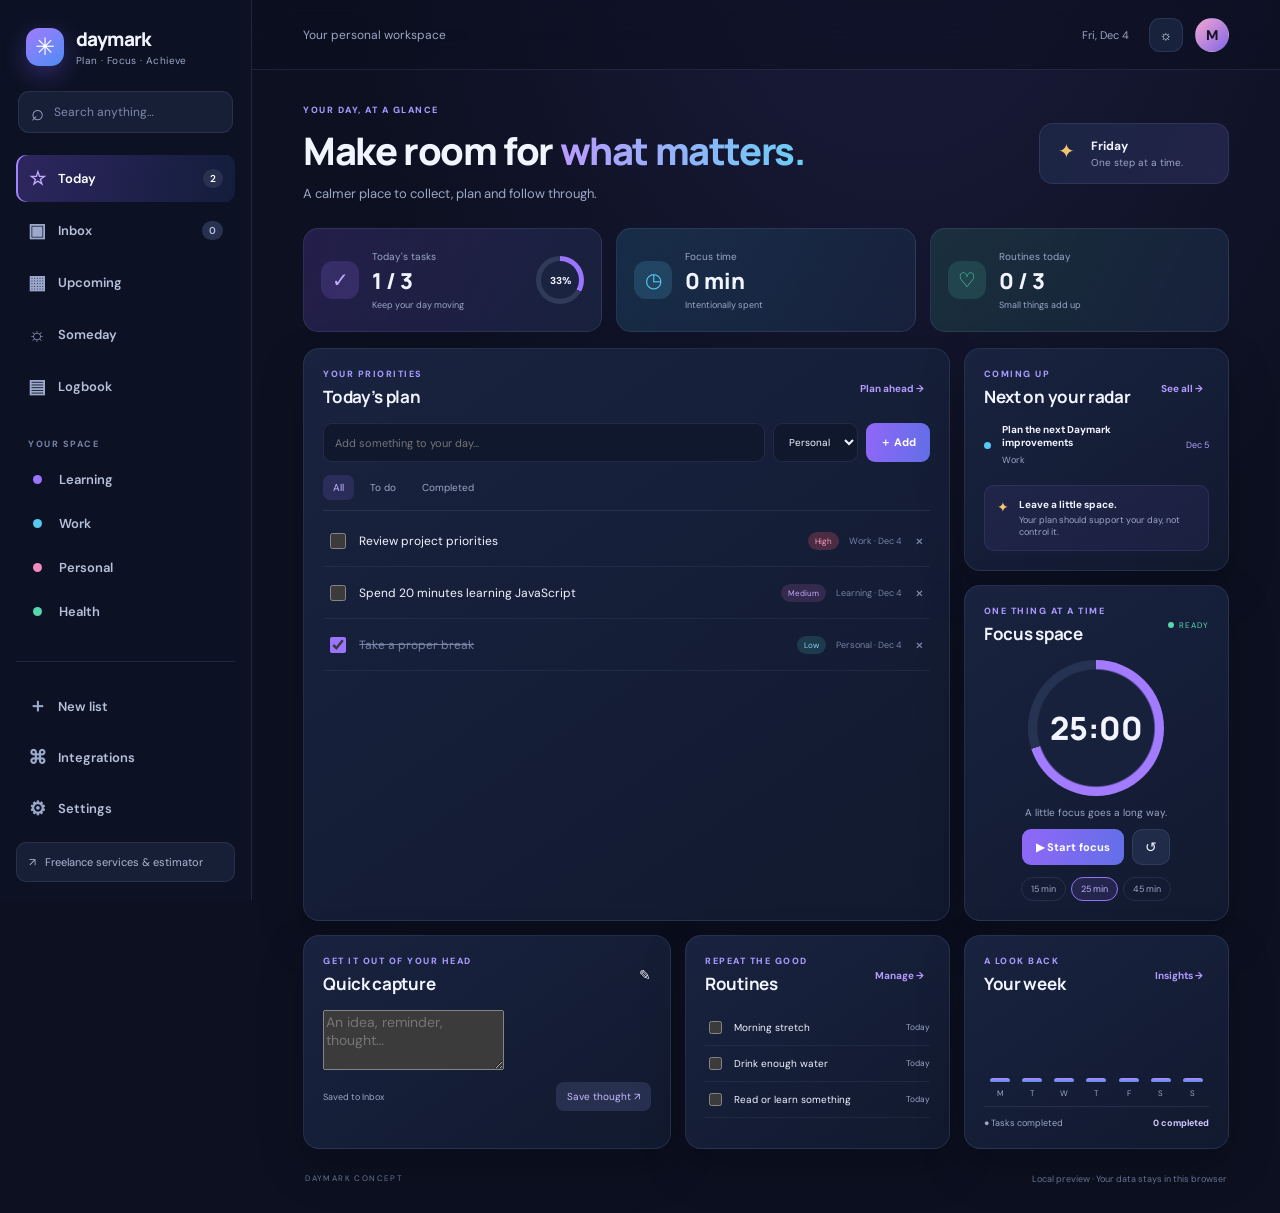
<file: index.html>
<!doctype html>
<html lang="en">
<head>
<meta charset="utf-8"><meta name="viewport" content="width=device-width,initial-scale=1">
<meta name="theme-color" content="#10152b">
<meta name="description" content="Daymark — a personal workspace for your day, plans, focus, notes and routines.">
<title>Daymark — Personal Workspace</title>
<link rel="stylesheet" href="daymark.css"><script src="daymark.js" defer></script>
</head>
<body>
<div class="app-shell">
<aside class="sidebar" id="sidebar">
  <div class="sidebar-top"><a class="brand" href="#today" aria-label="Daymark home"><span class="brand-mark">✳</span><span><b>daymark</b><small>Plan · Focus · Achieve</small></span></a>
  <button class="sidebar-close" id="sidebarClose" type="button" aria-label="Close navigation">×</button></div>
  <label class="search-wrap"><span>⌕</span><input id="globalSearch" type="search" placeholder="Search anything…" aria-label="Search tasks and notes"></label>
  <nav class="primary-nav" aria-label="Main navigation">
    <button class="nav-item active" data-view="today"><span>☆</span>Today <i id="todayCount">0</i></button>
    <button class="nav-item" data-view="inbox"><span>▣</span>Inbox <i id="inboxCount">0</i></button>
    <button class="nav-item" data-view="upcoming"><span>▦</span>Upcoming</button>
    <button class="nav-item" data-view="someday"><span>☼</span>Someday</button>
    <button class="nav-item" data-view="logbook"><span>▤</span>Logbook</button>
  </nav>
  <div class="sidebar-label">YOUR SPACE</div>
  <nav class="list-nav" id="listNav" aria-label="Your lists">
    <button class="nav-item" data-list="Learning"><span class="list-dot purple"></span>Learning</button>
    <button class="nav-item" data-list="Work"><span class="list-dot blue"></span>Work</button>
    <button class="nav-item" data-list="Personal"><span class="list-dot pink"></span>Personal</button>
    <button class="nav-item" data-list="Health"><span class="list-dot green"></span>Health &amp; Fitness</button>
  </nav>
  <div class="sidebar-bottom">
    <button class="nav-item" id="newListBtn"><span>＋</span>New list</button>
    <button class="nav-item" data-view="integrations"><span>⌘</span>Integrations</button>
    <button class="nav-item" data-view="settings"><span>⚙</span>Settings</button>
    <a class="service-link" href="project-estimator.html"><span>↗</span> Freelance services &amp; estimator</a>
  </div>
</aside>
<button class="sidebar-backdrop" id="sidebarBackdrop" type="button" aria-label="Close navigation" hidden></button>
<main class="main-panel">
  <header class="topbar"><button class="mobile-menu" id="menuBtn" aria-label="Open navigation" aria-expanded="false" aria-controls="sidebar">☰</button><div class="crumb">Your personal workspace</div><div class="top-actions"><span class="date-pill" id="dateLabel"></span><button class="icon-btn" id="themeBtn" aria-label="Toggle theme">☼</button><button class="avatar" aria-label="Profile">M</button></div></header>
  <div class="content" id="viewRoot">
    <section class="welcome-row"><div><p class="eyebrow">MONDAY MINDSET</p><h1>Make room for <em>what matters.</em></h1><p class="subtle">A calmer place to collect, plan and follow through.</p></div><div class="day-card"><span>✦</span><b id="greeting">Your day, your pace.</b><small id="daySummary">Start with one meaningful thing.</small></div></section>
    <section class="metric-grid">
      <article class="metric-card violet"><span class="metric-icon">✓</span><div><small>Today's tasks</small><strong id="metricTasks">0 / 0</strong><span class="metric-foot" id="metricTasksFoot">A fresh start</span></div><div class="mini-ring" id="taskRing"><span>0%</span></div></article>
      <article class="metric-card cyan"><span class="metric-icon">◷</span><div><small>Focus time</small><strong id="metricFocus">0 min</strong><span class="metric-foot">Time intentionally spent</span></div></article>
      <article class="metric-card green"><span class="metric-icon">♡</span><div><small>Routines today</small><strong id="metricHabits">0 / 0</strong><span class="metric-foot">Small things add up</span></div></article>
    </section>
    <section class="dashboard-grid">
      <article class="panel tasks-panel"><div class="panel-head"><div><p class="eyebrow">YOUR PRIORITIES</p><h2>Today's plan</h2></div><button class="text-action" data-view="upcoming">Plan ahead →</button></div>
        <form class="quick-add" id="taskForm"><input id="taskInput" maxlength="120" placeholder="Add something to your day…" required><select id="taskListSelect" aria-label="Task list"><option>Personal</option><option>Work</option><option>Learning</option><option>Health</option></select><button type="submit">＋ Add</button></form>
        <div class="task-filters"><button class="filter active" data-filter="all">All</button><button class="filter" data-filter="open">To do</button><button class="filter" data-filter="done">Completed</button></div>
        <div id="taskList" class="task-list"></div><div class="empty-state" id="taskEmpty">✧<b>Your list is clear</b><span>Add a task or enjoy the breathing room.</span></div>
      </article>
      <article class="panel schedule-panel"><div class="panel-head"><div><p class="eyebrow">COMING UP</p><h2>Next on your radar</h2></div><button class="text-action" data-view="upcoming">See all →</button></div><div id="upcomingPreview" class="upcoming-preview"></div><div class="soft-note"><span>✦</span><div><b>Leave a little space.</b><small>Your plan should support your day, not control it.</small></div></div></article>
      <article class="panel focus-panel"><div class="panel-head"><div><p class="eyebrow">ONE THING AT A TIME</p><h2>Focus space</h2></div><span class="live-dot">READY</span></div><div class="timer" id="timerDisplay">25:00</div><p class="timer-caption" id="timerCaption">A little focus goes a long way.</p><div class="timer-controls"><button id="timerStart" class="primary-btn">▶ Start focus</button><button id="timerReset" class="round-btn" aria-label="Reset timer">↺</button></div><div class="timer-presets"><button data-minutes="15">15 min</button><button class="selected" data-minutes="25">25 min</button><button data-minutes="45">45 min</button></div></article>
      <article class="panel capture-panel"><div class="panel-head"><div><p class="eyebrow">GET IT OUT OF YOUR HEAD</p><h2>Quick capture</h2></div><span class="capture-icon">✎</span></div><form id="captureForm"><textarea id="captureText" rows="3" maxlength="1000" placeholder="An idea, reminder, thought…"></textarea><div class="capture-actions"><span>Saved to your Inbox</span><button type="submit">Save thought ↗</button></div></form></article>
      <article class="panel routines-panel"><div class="panel-head"><div><p class="eyebrow">REPEAT THE GOOD</p><h2>Routines</h2></div><button class="text-action" data-view="habits">Manage →</button></div><div id="routinePreview"></div></article>
      <article class="panel progress-panel"><div class="panel-head"><div><p class="eyebrow">A LOOK BACK</p><h2>Your week</h2></div><button class="text-action" data-view="insights">Insights →</button></div><div class="week-bars" id="weekBars"></div><div class="progress-legend"><span><i></i>Tasks completed</span><b id="weekTotal">0 this week</b></div></article>
      <article class="panel estimator-panel"><div><p class="eyebrow">FREELANCE TOOL</p><h2>Planning a website project?</h2><p class="subtle">Estimate a project using its scope, complexity and add-ons.</p></div><a class="estimator-link" href="project-estimator.html">Open price estimator</a></article>
    </section>
    <footer class="app-footer">DAYMARK WORKSPACE <span>Local workspace · Your data stays in this browser · <a href="updates.html">Updates</a> · <a href="dev.html">Dev</a></span></footer>
  </div>
</main>
</div>
<div class="toast" id="toast" role="status" aria-live="polite"></div>
<dialog id="modal"><form method="dialog" class="modal-card" id="modalForm"><button class="modal-close" value="cancel" aria-label="Close">×</button><div id="modalContent"></div></form></dialog>
</body></html>
</file>
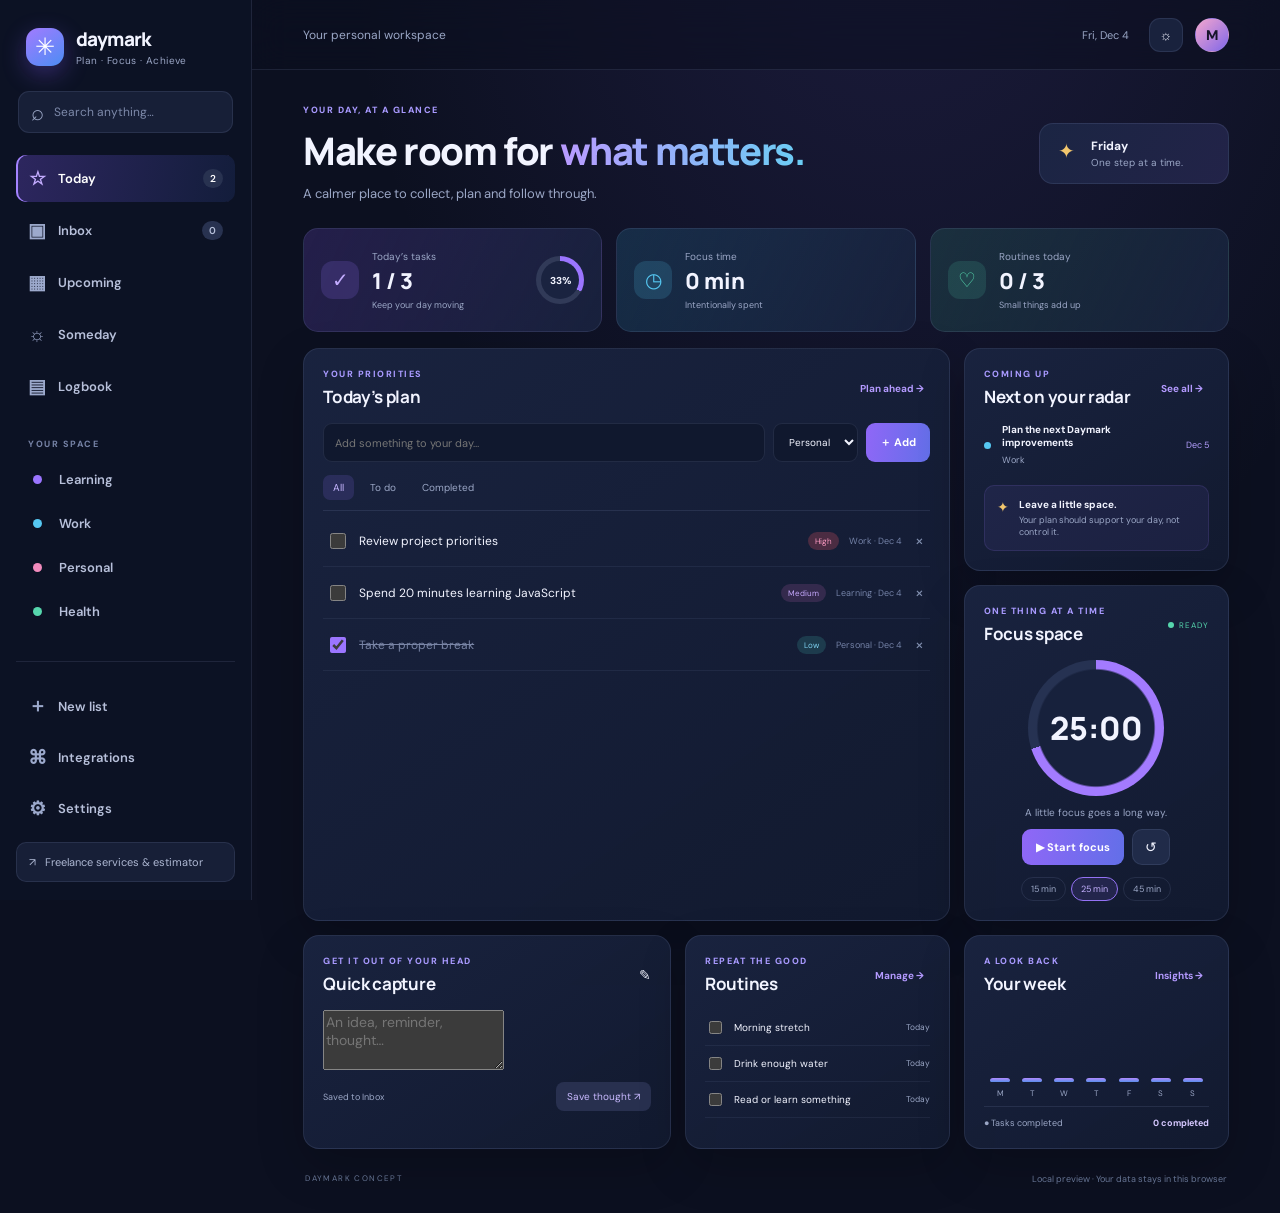
<file: concept/index.html>
<!doctype html>
<html lang="en">
<head>
<meta charset="utf-8"><meta name="viewport" content="width=device-width,initial-scale=1">
<meta name="theme-color" content="#10152b">
<meta name="description" content="Daymark — a personal workspace for your day, plans, focus, notes and routines.">
<title>Daymark — Personal Workspace Concept</title>
<link rel="stylesheet" href="daymark.css"><script src="daymark.js" defer></script>
</head>
<body>
<div class="app-shell">
<aside class="sidebar" id="sidebar">
  <div class="sidebar-top"><a class="brand" href="#today" aria-label="Daymark home"><span class="brand-mark">✳</span><span><b>daymark</b><small>Plan · Focus · Achieve</small></span></a><button class="sidebar-close" id="sidebarClose" type="button" aria-label="Close navigation">×</button></div>
  <label class="search-wrap"><span>⌕</span><input id="globalSearch" type="search" placeholder="Search anything…" aria-label="Search tasks and notes"></label>
  <nav class="primary-nav" aria-label="Main navigation">
    <button class="nav-item active" data-view="today"><span>☆</span>Today <i id="todayCount">0</i></button>
    <button class="nav-item" data-view="inbox"><span>▣</span>Inbox <i id="inboxCount">0</i></button>
    <button class="nav-item" data-view="upcoming"><span>▦</span>Upcoming</button>
    <button class="nav-item" data-view="someday"><span>☼</span>Someday</button>
    <button class="nav-item" data-view="logbook"><span>▤</span>Logbook</button>
  </nav>
  <div class="sidebar-label">YOUR SPACE</div>
  <nav class="list-nav" id="listNav" aria-label="Your lists">
    <button class="nav-item" data-list="Learning"><span class="list-dot purple"></span>Learning</button>
    <button class="nav-item" data-list="Work"><span class="list-dot blue"></span>Work</button>
    <button class="nav-item" data-list="Personal"><span class="list-dot pink"></span>Personal</button>
    <button class="nav-item" data-list="Health"><span class="list-dot green"></span>Health &amp; Fitness</button>
  </nav>
  <div class="sidebar-bottom">
    <button class="nav-item" id="newListBtn"><span>＋</span>New list</button>
    <button class="nav-item" data-view="integrations"><span>⌘</span>Integrations</button>
    <button class="nav-item" data-view="settings"><span>⚙</span>Settings</button>
    <a class="service-link" href="../project-estimator.html"><span>↗</span> Freelance services &amp; estimator</a>
  </div>
</aside>
 <button class="sidebar-backdrop" id="sidebarBackdrop" type="button" aria-label="Close navigation" hidden></button>
<main class="main-panel">
  <header class="topbar"><button class="mobile-menu" id="menuBtn" aria-label="Open navigation" aria-expanded="false" aria-controls="sidebar">☰</button><div class="crumb">Your personal workspace</div><div class="top-actions"><span class="date-pill" id="dateLabel"></span><button class="icon-btn" id="themeBtn" aria-label="Toggle theme">☼</button><button class="avatar" aria-label="Profile">M</button></div></header>
  <div class="content" id="viewRoot">
    <section class="welcome-row"><div><p class="eyebrow">MONDAY MINDSET</p><h1>Make room for <em>what matters.</em></h1><p class="subtle">A calmer place to collect, plan and follow through.</p></div><div class="day-card"><span>✦</span><b id="greeting">Your day, your pace.</b><small id="daySummary">Start with one meaningful thing.</small></div></section>
    <section class="metric-grid">
      <article class="metric-card violet"><span class="metric-icon">✓</span><div><small>Today's tasks</small><strong id="metricTasks">0 / 0</strong><span class="metric-foot" id="metricTasksFoot">A fresh start</span></div><div class="mini-ring" id="taskRing"><span>0%</span></div></article>
      <article class="metric-card cyan"><span class="metric-icon">◷</span><div><small>Focus time</small><strong id="metricFocus">0 min</strong><span class="metric-foot">Time intentionally spent</span></div></article>
      <article class="metric-card green"><span class="metric-icon">♡</span><div><small>Routines today</small><strong id="metricHabits">0 / 0</strong><span class="metric-foot">Small things add up</span></div></article>
    </section>
    <section class="dashboard-grid">
      <article class="panel tasks-panel"><div class="panel-head"><div><p class="eyebrow">YOUR PRIORITIES</p><h2>Today's plan</h2></div><button class="text-action" data-view="upcoming">Plan ahead →</button></div>
        <form class="quick-add" id="taskForm"><input id="taskInput" maxlength="120" placeholder="Add something to your day…" required><select id="taskListSelect" aria-label="Task list"><option>Personal</option><option>Work</option><option>Learning</option><option>Health</option></select><button type="submit">＋ Add</button></form>
        <div class="task-filters"><button class="filter active" data-filter="all">All</button><button class="filter" data-filter="open">To do</button><button class="filter" data-filter="done">Completed</button></div>
        <div id="taskList" class="task-list"></div><div class="empty-state" id="taskEmpty">✧<b>Your list is clear</b><span>Add a task or enjoy the breathing room.</span></div>
      </article>
      <article class="panel schedule-panel"><div class="panel-head"><div><p class="eyebrow">COMING UP</p><h2>Next on your radar</h2></div><button class="text-action" data-view="upcoming">See all →</button></div><div id="upcomingPreview" class="upcoming-preview"></div><div class="soft-note"><span>✦</span><div><b>Leave a little space.</b><small>Your plan should support your day, not control it.</small></div></div></article>
      <article class="panel focus-panel"><div class="panel-head"><div><p class="eyebrow">ONE THING AT A TIME</p><h2>Focus space</h2></div><span class="live-dot">READY</span></div><div class="timer" id="timerDisplay">25:00</div><p class="timer-caption" id="timerCaption">A little focus goes a long way.</p><div class="timer-controls"><button id="timerStart" class="primary-btn">▶ Start focus</button><button id="timerReset" class="round-btn" aria-label="Reset timer">↺</button></div><div class="timer-presets"><button data-minutes="15">15 min</button><button class="selected" data-minutes="25">25 min</button><button data-minutes="45">45 min</button></div></article>
      <article class="panel capture-panel"><div class="panel-head"><div><p class="eyebrow">GET IT OUT OF YOUR HEAD</p><h2>Quick capture</h2></div><span class="capture-icon">✎</span></div><form id="captureForm"><textarea id="captureText" rows="3" maxlength="1000" placeholder="An idea, reminder, thought…"></textarea><div class="capture-actions"><span>Saved to your Inbox</span><button type="submit">Save thought ↗</button></div></form></article>
      <article class="panel routines-panel"><div class="panel-head"><div><p class="eyebrow">REPEAT THE GOOD</p><h2>Routines</h2></div><button class="text-action" data-view="habits">Manage →</button></div><div id="routinePreview"></div></article>
      <article class="panel progress-panel"><div class="panel-head"><div><p class="eyebrow">A LOOK BACK</p><h2>Your week</h2></div><button class="text-action" data-view="insights">Insights →</button></div><div class="week-bars" id="weekBars"></div><div class="progress-legend"><span><i></i>Tasks completed</span><b id="weekTotal">0 this week</b></div></article>
    </section>
    <footer class="app-footer">DAYMARK CONCEPT <span>Local preview · Your data stays in this browser</span></footer>
  </div>
</main>
</div>
<div class="toast" id="toast" role="status" aria-live="polite"></div>
<dialog id="modal"><form method="dialog" class="modal-card" id="modalForm"><button class="modal-close" value="cancel" aria-label="Close">×</button><div id="modalContent"></div></form></dialog>
</body></html>
</file>
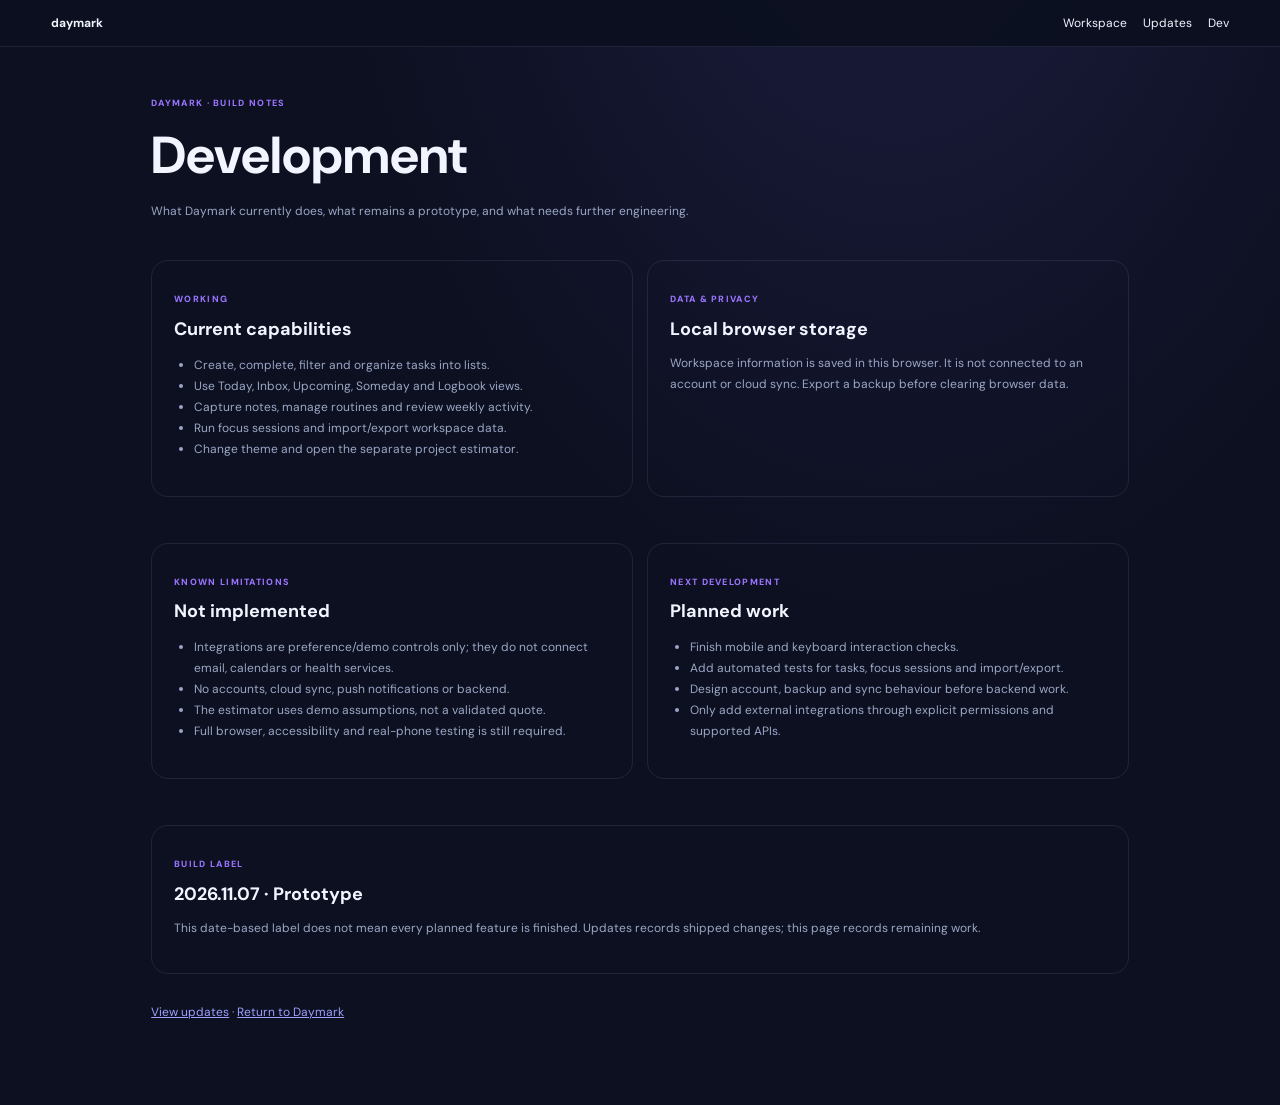
<file: dev.html>
<!doctype html><html lang="en"><head><meta charset="utf-8"><meta name="viewport" content="width=device-width,initial-scale=1"><title>Daymark — Development</title><link rel="stylesheet" href="daymark.css"><style>
.log-nav{position:sticky;top:0;z-index:10;background:rgba(12,16,32,.96);border-bottom:1px solid var(--line);padding:15px clamp(16px,4vw,54px);display:flex;justify-content:space-between;gap:16px}.log-nav a{color:var(--text);text-decoration:none;font-size:12px}.log-nav nav{display:flex;gap:16px;flex-wrap:wrap}.log-main{max-width:1080px;margin:auto;padding:40px clamp(16px,4vw,54px) 70px}.log-main h1{font-size:clamp(34px,6vw,52px);margin:8px 0}.log-main p,.log-main li{color:var(--muted);font-size:12px;line-height:1.75}.log-kicker,.log-label{color:var(--purple)!important;font-size:9px!important;letter-spacing:1.3px;font-weight:800}.log-card{background:var(--surface);border:1px solid var(--line);border-radius:17px;padding:22px;margin:16px 0}.log-card h2{font-size:18px;margin:6px 0 10px}.log-card ul{padding-left:20px}.log-grid{display:grid;grid-template-columns:repeat(2,minmax(0,1fr));gap:14px;margin-top:22px}.log-wide{grid-column:1/-1}@media(max-width:650px){.log-nav{flex-direction:column}.log-main{padding-top:28px}.log-card{padding:17px}.log-grid{grid-template-columns:1fr}.log-wide{grid-column:auto}}
</style></head><body><header class="log-nav"><a href="index.html"><strong>daymark</strong></a><nav><a href="index.html">Workspace</a><a href="updates.html">Updates</a><a href="dev.html">Dev</a></nav></header><main class="log-main"><p class="log-kicker">DAYMARK · BUILD NOTES</p><h1>Development</h1><p>What Daymark currently does, what remains a prototype, and what needs further engineering.</p><div class="log-grid"><article class="log-card"><p class="log-label">WORKING</p><h2>Current capabilities</h2><ul><li>Create, complete, filter and organize tasks into lists.</li><li>Use Today, Inbox, Upcoming, Someday and Logbook views.</li><li>Capture notes, manage routines and review weekly activity.</li><li>Run focus sessions and import/export workspace data.</li><li>Change theme and open the separate project estimator.</li></ul></article><article class="log-card"><p class="log-label">DATA & PRIVACY</p><h2>Local browser storage</h2><p>Workspace information is saved in this browser. It is not connected to an account or cloud sync. Export a backup before clearing browser data.</p></article><article class="log-card"><p class="log-label">KNOWN LIMITATIONS</p><h2>Not implemented</h2><ul><li>Integrations are preference/demo controls only; they do not connect email, calendars or health services.</li><li>No accounts, cloud sync, push notifications or backend.</li><li>The estimator uses demo assumptions, not a validated quote.</li><li>Full browser, accessibility and real-phone testing is still required.</li></ul></article><article class="log-card"><p class="log-label">NEXT DEVELOPMENT</p><h2>Planned work</h2><ul><li>Finish mobile and keyboard interaction checks.</li><li>Add automated tests for tasks, focus sessions and import/export.</li><li>Design account, backup and sync behaviour before backend work.</li><li>Only add external integrations through explicit permissions and supported APIs.</li></ul></article><article class="log-card log-wide"><p class="log-label">BUILD LABEL</p><h2>2026.11.07 · Prototype</h2><p>This date-based label does not mean every planned feature is finished. Updates records shipped changes; this page records remaining work.</p></article></div><p><a href="updates.html">View updates</a> · <a href="index.html">Return to Daymark</a></p></main></body></html>
</file>
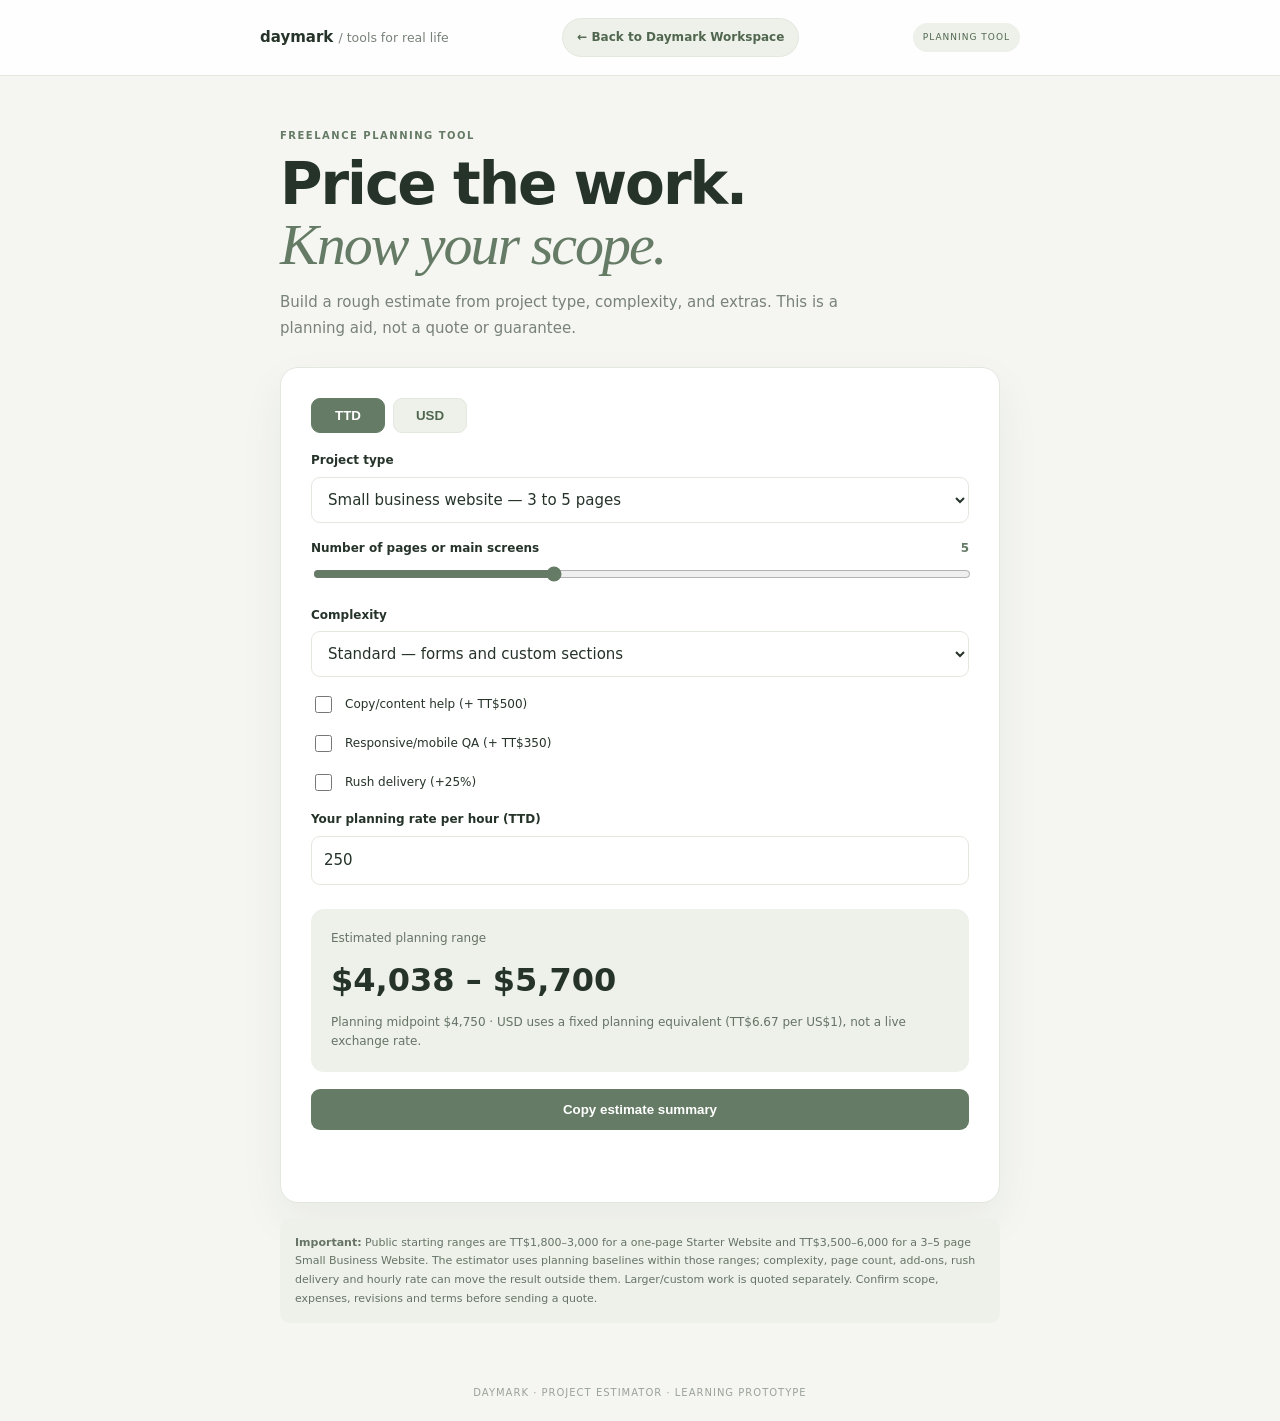
<file: project-estimator.html>
<!doctype html>
<html lang="en">
<head>
<meta charset="utf-8"><meta name="viewport" content="width=device-width,initial-scale=1">
<meta name="description" content="An editable project price estimator demo for freelance web work.">
<title>Project Price Estimator — Daymark Toolkit</title>
<link rel="stylesheet" href="estimator.css"><script src="estimator-core.js" defer></script><script src="estimator.js" defer></script>
</head>
<body>
<header><b>daymark <small>/ tools for real life</small></b><a class="back-link" href="index.html">← Back to Daymark Workspace</a><span>PLANNING TOOL</span></header>
<main>
<section class="intro"><p class="eyebrow">FREELANCE PLANNING TOOL</p><h1>Price the work.<br><em>Know your scope.</em></h1><p>Build a rough estimate from project type, complexity, and extras. This is a planning aid, not a quote or guarantee.</p></section>
<section class="calculator">
<div class="currency-switch" role="group" aria-label="Estimate currency"><button type="button" data-estimate-currency="ttd" aria-pressed="true">TTD</button><button type="button" data-estimate-currency="usd" aria-pressed="false">USD</button></div>
<form id="estimateForm">
<label for="projectType">Project type</label>
<select id="projectType">
<option value="2400" data-min-pages="1" data-max-pages="1">Starter website — one page</option>
<option value="4750" data-min-pages="3" data-max-pages="5" selected>Small business website — 3 to 5 pages</option>
<option value="6500" data-min-pages="6" data-max-pages="6">Larger / custom website — planning baseline</option>
</select>
<label for="pages">Number of pages or main screens <output id="pagesOut">5</output></label>
<input id="pages" type="range" min="1" max="12" value="5">
<label for="complexity">Complexity</label>
<select id="complexity"><option value="0.85">Basic — mostly informational</option><option value="1" selected>Standard — forms and custom sections</option><option value="1.3">Advanced — multiple interactions</option></select>
<label class="check"><input id="copy" type="checkbox"> Copy/content help (+ TT$500)</label>
<label class="check"><input id="responsive" type="checkbox"> Responsive/mobile QA (+ TT$350)</label>
<label class="check"><input id="rush" type="checkbox"> Rush delivery (+25%)</label>
<label for="rate">Your planning rate per hour (TTD)</label>
<input id="rate" type="number" min="50" step="25" value="250" required>
<div class="result"><span>Estimated planning range</span><strong id="estimate">TT$4,038 – TT$5,700</strong><small id="breakdown">Planning aid only. Confirm scope, revisions, timeline and expenses before quoting.</small></div>
<button type="submit">Copy estimate summary</button><p id="message" role="status"></p>
</form>
</section>
<aside><b>Important:</b> Public starting ranges are TT$1,800–3,000 for a one-page Starter Website and TT$3,500–6,000 for a 3–5 page Small Business Website. The estimator uses planning baselines within those ranges; complexity, page count, add-ons, rush delivery and hourly rate can move the result outside them. Larger/custom work is quoted separately. Confirm scope, expenses, revisions and terms before sending a quote.</aside>
</main>
<footer>DAYMARK · PROJECT ESTIMATOR · LEARNING PROTOTYPE</footer>
</body></html>
</file>
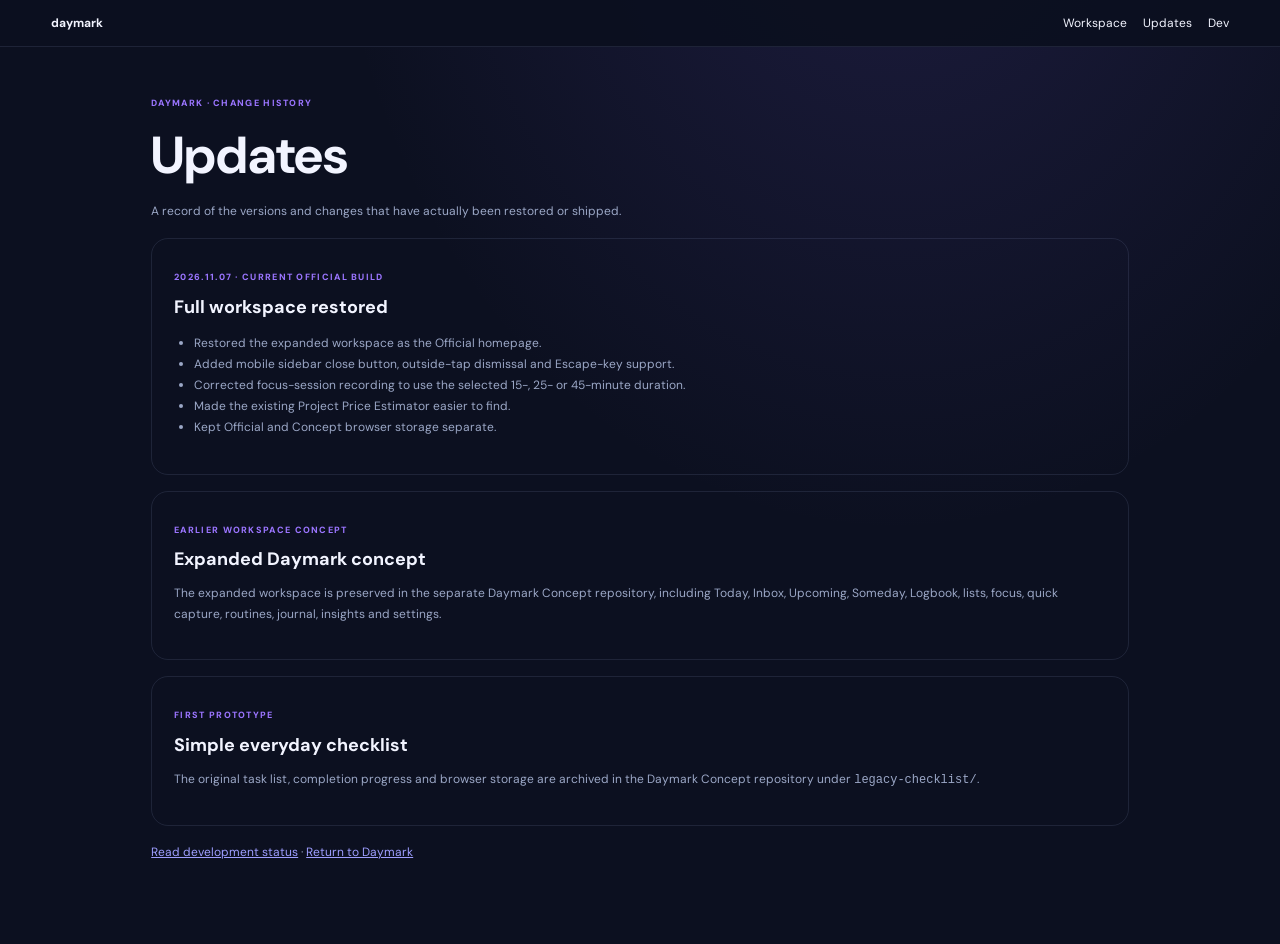
<file: updates.html>
<!doctype html><html lang="en"><head><meta charset="utf-8"><meta name="viewport" content="width=device-width,initial-scale=1"><title>Daymark — Updates</title><link rel="stylesheet" href="daymark.css"><style>
.log-nav{position:sticky;top:0;z-index:10;background:rgba(12,16,32,.96);border-bottom:1px solid var(--line);padding:15px clamp(16px,4vw,54px);display:flex;justify-content:space-between;gap:16px}.log-nav a{color:var(--text);text-decoration:none;font-size:12px}.log-nav nav{display:flex;gap:16px;flex-wrap:wrap}.log-main{max-width:1080px;margin:auto;padding:40px clamp(16px,4vw,54px) 70px}.log-main h1{font-size:clamp(34px,6vw,52px);margin:8px 0}.log-main p,.log-main li{color:var(--muted);font-size:12px;line-height:1.75}.log-kicker,.log-label{color:var(--purple)!important;font-size:9px!important;letter-spacing:1.3px;font-weight:800}.log-card{background:var(--surface);border:1px solid var(--line);border-radius:17px;padding:22px;margin:16px 0}.log-card h2{font-size:18px;margin:6px 0 10px}.log-card ul{padding-left:20px}.log-grid{display:grid;grid-template-columns:repeat(2,minmax(0,1fr));gap:14px;margin-top:22px}.log-wide{grid-column:1/-1}@media(max-width:650px){.log-nav{flex-direction:column}.log-main{padding-top:28px}.log-card{padding:17px}.log-grid{grid-template-columns:1fr}.log-wide{grid-column:auto}}
</style></head><body><header class="log-nav"><a href="index.html"><strong>daymark</strong></a><nav><a href="index.html">Workspace</a><a href="updates.html">Updates</a><a href="dev.html">Dev</a></nav></header><main class="log-main"><p class="log-kicker">DAYMARK · CHANGE HISTORY</p><h1>Updates</h1><p>A record of the versions and changes that have actually been restored or shipped.</p><article class="log-card"><p class="log-label">2026.11.07 · CURRENT OFFICIAL BUILD</p><h2>Full workspace restored</h2><ul><li>Restored the expanded workspace as the Official homepage.</li><li>Added mobile sidebar close button, outside-tap dismissal and Escape-key support.</li><li>Corrected focus-session recording to use the selected 15-, 25- or 45-minute duration.</li><li>Made the existing Project Price Estimator easier to find.</li><li>Kept Official and Concept browser storage separate.</li></ul></article><article class="log-card"><p class="log-label">EARLIER WORKSPACE CONCEPT</p><h2>Expanded Daymark concept</h2><p>The expanded workspace is preserved in the separate Daymark Concept repository, including Today, Inbox, Upcoming, Someday, Logbook, lists, focus, quick capture, routines, journal, insights and settings.</p></article><article class="log-card"><p class="log-label">FIRST PROTOTYPE</p><h2>Simple everyday checklist</h2><p>The original task list, completion progress and browser storage are archived in the Daymark Concept repository under <code>legacy-checklist/</code>.</p></article><p><a href="dev.html">Read development status</a> · <a href="index.html">Return to Daymark</a></p></main></body></html>
</file>
<file: daymark.css>
@import url('https://fonts.googleapis.com/css2?family=DM+Sans:wght@400;500;600;700&family=Manrope:wght@400;500;600;700;800&display=swap');
:root{color-scheme:dark;--bg:#0c1020;--side:#10162a;--panel:#151d35;--panel2:#1b2542;--line:rgba(166,181,231,.12);--text:#f2f4ff;--muted:#9ba7c6;--muted2:#7482a7;--purple:#9b75ff;--cyan:#56c8f2;--green:#56d6ad;--pink:#f28bbd;--gold:#f2c66d;--shadow:0 18px 48px rgba(0,0,0,.2);font-family:'DM Sans',sans-serif}
*{box-sizing:border-box}body{margin:0;background:radial-gradient(ellipse at 70% -20%,rgba(100,79,190,.2),transparent 45%),var(--bg);color:var(--text);font-size:14px}button,input,select,textarea{font:inherit}button{cursor:pointer;color:inherit}.app-shell{min-height:100vh;display:grid;grid-template-columns:252px minmax(0,1fr)}.sidebar{background:rgba(13,19,37,.94);border-right:1px solid var(--line);padding:24px 16px 18px;display:flex;flex-direction:column;min-height:100vh;position:sticky;top:0;height:100vh;overflow:auto}.brand{display:flex;align-items:center;gap:12px;text-decoration:none;color:var(--text);padding:2px 10px 24px}.brand-mark{width:38px;height:38px;display:grid;place-items:center;border-radius:13px;background:linear-gradient(145deg,#a27bff,#4c8df4);font-size:24px;color:white;box-shadow:0 8px 24px #835dff55}.brand b{font:800 19px Manrope,sans-serif;letter-spacing:-.6px;display:block}.brand small{display:block;color:var(--muted);font-size:10px;margin-top:2px;letter-spacing:.4px}.search-wrap{height:42px;border:1px solid var(--line);background:#171f37;border-radius:11px;display:flex;align-items:center;padding:0 12px;gap:8px;color:var(--muted);margin:0 2px 22px}.search-wrap span{font-size:22px}.search-wrap input{background:none;border:0;outline:0;color:var(--text);width:100%;min-width:0;font-size:12px}.search-wrap input::placeholder{color:#7d89a9}.primary-nav,.list-nav{display:grid;gap:5px}.nav-item{border:0;background:transparent;text-align:left;display:flex;align-items:center;gap:12px;padding:11px 12px;border-radius:10px;color:#b7c0da;font-weight:600;font-size:13px}.nav-item>span{font-size:19px;width:18px;text-align:center;color:#9ca9cc}.nav-item i{font-style:normal;font-size:10px;margin-left:auto;background:#283250;padding:3px 7px;border-radius:20px}.nav-item:hover{background:#1a2440;color:white}.nav-item.active{background:linear-gradient(100deg,rgba(134,95,255,.27),rgba(66,111,221,.13));color:white;box-shadow:inset 2px 0 #a483ff}.nav-item.active>span{color:#c4adff}.sidebar-label{font-size:9px;letter-spacing:1.5px;font-weight:800;color:#7582a5;margin:28px 12px 10px}.list-dot{width:9px!important;height:9px;border-radius:50%;margin:0 5px}.purple{background:var(--purple)}.blue{background:var(--cyan)}.pink{background:var(--pink)}.green{background:var(--green)}.sidebar-bottom{margin-top:auto;padding-top:20px;border-top:1px solid var(--line);display:grid;gap:4px}.service-link{display:flex;gap:9px;align-items:center;text-decoration:none;color:#aeb8d3;padding:12px;border-radius:10px;font-size:11px;margin-top:6px;background:#171f37;border:1px solid var(--line)}.service-link:hover{color:white;border-color:#8267df}.main-panel{min-width:0}.topbar{height:70px;border-bottom:1px solid var(--line);display:flex;align-items:center;justify-content:space-between;padding:0 clamp(20px,4vw,54px);background:rgba(12,16,32,.55);backdrop-filter:blur(18px);position:sticky;top:0;z-index:5}.crumb{color:var(--muted);font-size:12px}.top-actions{display:flex;align-items:center;gap:12px}.date-pill{font-size:11px;color:var(--muted);padding-right:8px}.icon-btn,.avatar,.mobile-menu{border:1px solid var(--line);background:#19223d;width:34px;height:34px;border-radius:11px}.avatar{border-radius:50%;background:linear-gradient(135deg,#f5a6ce,#8067e8);color:#17152a;font-weight:800}.mobile-menu{display:none}.content{max-width:1500px;margin:auto;padding:34px clamp(20px,4vw,54px) 20px}.welcome-row{display:flex;justify-content:space-between;align-items:center;gap:20px;margin-bottom:26px}.eyebrow{font-size:9px;letter-spacing:1.5px;font-weight:800;color:#a99aff;margin:0 0 8px}.welcome-row h1{font:800 clamp(26px,3vw,38px) Manrope,sans-serif;letter-spacing:-1.4px;margin:0}.welcome-row h1 em{font-style:normal;background:linear-gradient(90deg,#b99aff,#6acdf4);background-clip:text;color:transparent}.subtle{color:var(--muted);margin:9px 0 0;font-size:13px}.day-card{border:1px solid var(--line);background:linear-gradient(125deg,#1b2543,#222348);border-radius:14px;padding:14px 18px;min-width:190px;display:grid;grid-template-columns:24px 1fr;gap:2px 9px}.day-card>span{color:var(--gold);font-size:20px;grid-row:span 2}.day-card b{font-size:12px}.day-card small{color:var(--muted);font-size:10px}.metric-grid{display:grid;grid-template-columns:repeat(3,minmax(0,1fr));gap:14px;margin-bottom:16px}.metric-card{min-height:104px;border-radius:15px;border:1px solid var(--line);padding:17px;display:flex;align-items:center;gap:13px;position:relative;overflow:hidden}.metric-card.violet{background:linear-gradient(115deg,rgba(123,83,226,.22),#18213c)}.metric-card.cyan{background:linear-gradient(115deg,rgba(49,161,208,.18),#18213c)}.metric-card.green{background:linear-gradient(115deg,rgba(57,177,137,.17),#18213c)}.metric-icon{width:38px;height:38px;border-radius:12px;display:grid;place-items:center;background:#9876ff2c;color:#c4adff;font-size:20px}.cyan .metric-icon{background:#56c8f22a;color:var(--cyan)}.green .metric-icon{background:#56d6ad24;color:var(--green)}.metric-card small,.metric-foot{display:block;color:var(--muted);font-size:10px}.metric-card strong{font:800 22px Manrope,sans-serif;display:block;margin:3px 0}.metric-foot{font-size:9px}.mini-ring{margin-left:auto;width:48px;height:48px;border-radius:50%;display:grid;place-items:center;background:conic-gradient(var(--purple) var(--progress,0%),#313a58 0);position:relative}.mini-ring:before{content:'';position:absolute;inset:5px;background:#1a2340;border-radius:50%}.mini-ring span{position:relative;font-size:10px;font-weight:800}.dashboard-grid{display:grid;grid-template-columns:1.25fr .9fr .9fr;gap:14px}.panel{background:linear-gradient(145deg,rgba(26,36,64,.96),rgba(18,26,48,.98));border:1px solid var(--line);border-radius:16px;padding:19px;min-width:0;box-shadow:var(--shadow)}.tasks-panel{grid-column:span 2;grid-row:span 2}.panel-head{display:flex;justify-content:space-between;align-items:center;gap:10px;margin-bottom:15px}.panel-head .eyebrow{margin-bottom:5px}.panel h2{font:700 17px Manrope,sans-serif;margin:0;letter-spacing:-.3px}.text-action{border:0;background:none;color:#b49aff;font-size:10px;font-weight:700;padding:6px}.quick-add{display:flex;gap:8px;margin:0 0 13px}.quick-add input,.quick-add select,.capture-panel textarea,.modal-card input,.modal-card select,.modal-card textarea{background:#10182e;border:1px solid var(--line);border-radius:9px;color:var(--text);padding:11px;outline:none}.quick-add input{flex:1;min-width:0;font-size:11px}.quick-add select{max-width:115px;font-size:10px}.quick-add button,.primary-btn{background:linear-gradient(100deg,#9067f7,#626fe8);border:0;border-radius:9px;padding:0 14px;color:white;font-size:11px;font-weight:700}.task-filters{display:flex;gap:6px;border-bottom:1px solid var(--line);padding-bottom:10px;margin-bottom:4px}.filter{border:0;background:transparent;color:var(--muted);font-size:10px;padding:6px 10px;border-radius:7px}.filter.active{background:#8b6af52b;color:#c6b6ff}.task-row{display:flex;align-items:center;gap:10px;padding:12px 3px;border-bottom:1px solid rgba(166,181,231,.08)}.task-row input{accent-color:#9b75ff;width:16px;height:16px}.task-name{flex:1;min-width:0;font-size:12px;overflow-wrap:anywhere}.task-row.done .task-name{text-decoration:line-through;color:#7884a5}.task-meta{font-size:9px;color:var(--muted2);white-space:nowrap}.priority{font-size:8px;padding:4px 7px;border-radius:20px;background:#342a4d;color:#c7aaff}.priority.High{background:#4b2c42;color:#ff9dc4}.priority.Low{background:#1d3b4d;color:#80d5f4}.row-delete{border:0;background:none;color:#8290b0;font-size:16px;padding:3px}.empty-state{display:none;text-align:center;padding:30px 10px;color:var(--muted);font-size:24px}.empty-state.show{display:grid;justify-items:center;gap:6px}.empty-state b{font-size:12px;color:var(--text)}.empty-state span{font-size:10px}.upcoming-preview{display:grid;gap:12px}.upcoming-item{display:grid;grid-template-columns:9px 1fr auto;align-items:center;gap:9px}.upcoming-item i{width:7px;height:7px;border-radius:50%;background:var(--cyan)}.upcoming-item b{font-size:10px;display:block}.upcoming-item small{font-size:9px;color:var(--muted)}.upcoming-item time{font-size:9px;color:#b5a0ff}.soft-note{display:flex;gap:10px;background:#8d70ff14;border:1px solid #9a7aff22;border-radius:10px;padding:12px;margin-top:18px}.soft-note>span{color:var(--gold)}.soft-note b,.soft-note small{display:block;font-size:10px}.soft-note small{color:var(--muted);font-size:9px;margin-top:3px}.focus-panel{text-align:center}.focus-panel .panel-head{text-align:left}.live-dot{font-size:8px;color:var(--green);letter-spacing:1px}.live-dot:before{content:'';display:inline-block;width:6px;height:6px;border-radius:50%;background:var(--green);margin-right:5px}.timer{width:136px;height:136px;margin:12px auto 8px;border-radius:50%;display:grid;place-items:center;font:800 32px Manrope,sans-serif;background:radial-gradient(circle at center,#17213c 60%,transparent 62%),conic-gradient(#a37bff 0 70%,#263252 70%)}.timer-caption{font-size:10px;color:var(--muted)}.timer-controls{display:flex;justify-content:center;gap:8px}.primary-btn{height:36px}.round-btn{height:36px;width:38px;border:1px solid var(--line);background:#202b49;border-radius:10px}.timer-presets{display:flex;justify-content:center;gap:5px;margin-top:12px}.timer-presets button{border:1px solid var(--line);background:transparent;color:var(--muted);font-size:9px;border-radius:20px;padding:5px 9px}.timer-presets button.selected{color:#c4b1ff;border-color:#9472f5;background:#8b6af522}.capture-icon{color:var(--pink);font-size:20px}.capture-panel textarea{width:100%;resize:vertical;font-size:11px;min-height:78px}.capture-actions{display:flex;justify-content:space-between;align-items:center;margin-top:8px}.capture-actions span{font-size:9px;color:var(--muted)}.capture-actions button{border:0;background:#28304f;color:#c9baff;border-radius:8px;padding:8px 11px;font-size:10px}.routine-row{display:flex;align-items:center;gap:9px;padding:8px 0;border-bottom:1px solid rgba(166,181,231,.08);font-size:10px}.routine-row input{accent-color:var(--green)}.routine-row span{flex:1}.routine-row small{color:var(--muted)}.week-bars{height:96px;display:flex;align-items:end;justify-content:space-around;gap:10px;padding:8px 5px}.week-day{height:100%;display:flex;flex-direction:column;align-items:center;justify-content:end;gap:6px;flex:1}.week-day i{display:block;width:100%;max-width:20px;min-height:4px;border-radius:5px 5px 2px 2px;background:linear-gradient(#b18aff,#5a8eea)}.week-day span{font-size:8px;color:var(--muted)}.progress-legend{display:flex;justify-content:space-between;border-top:1px solid var(--line);padding-top:10px;font-size:9px;color:var(--muted)}.progress-legend i{display:inline-block;width:7px;height:7px;background:#9c78ff;border-radius:50%;margin-right:5px}.progress-legend b{color:#d5c8ff}.app-footer{padding:24px 2px 8px;color:#667493;font-size:8px;letter-spacing:1.4px;display:flex;justify-content:space-between}.app-footer span{letter-spacing:0;font-size:9px}.view-heading{display:flex;justify-content:space-between;align-items:end;margin:12px 0 24px}.view-heading h1{font:800 30px Manrope;margin:0}.view-heading p{color:var(--muted);font-size:12px;margin:6px 0 0}.view-actions{display:flex;gap:8px}.action-btn{border:1px solid var(--line);background:#202b49;color:#d9d4ff;padding:10px 13px;border-radius:9px;font-size:10px}.data-card{background:linear-gradient(145deg,#1b2542,#151d35);border:1px solid var(--line);border-radius:14px;padding:18px;margin-bottom:13px}.data-card h3{font:700 14px Manrope;margin:0 0 12px}.data-row{display:flex;align-items:center;gap:10px;padding:12px 2px;border-bottom:1px solid var(--line)}.data-row:last-child{border:0}.data-row .grow{flex:1;min-width:0}.data-row b{font-size:12px;display:block}.data-row small{font-size:10px;color:var(--muted)}.note-grid,.integration-grid,.insight-grid{display:grid;grid-template-columns:repeat(3,minmax(0,1fr));gap:12px}.note-card{background:#1d2948;border:1px solid var(--line);border-radius:13px;padding:15px;min-height:140px}.note-card h3{font-size:12px;margin:0 0 8px}.note-card p{font-size:10px;color:var(--muted);white-space:pre-wrap;overflow-wrap:anywhere}.note-card small{font-size:9px;color:#a88aff}.habit-form{display:flex;gap:8px;margin-bottom:16px}.habit-form input{flex:1;min-width:0}.field{display:grid;gap:6px;margin:12px 0}.field label{font-size:10px;color:var(--muted)}.field input,.field select,.field textarea{width:100%}.integration-card{border:1px solid var(--line);background:#1b2542;border-radius:13px;padding:16px}.integration-card .integration-icon{font-size:23px}.integration-card h3{font-size:12px;margin:10px 0 5px}.integration-card p{font-size:10px;line-height:1.6;color:var(--muted);min-height:48px}.status{font-size:9px;color:var(--gold)}.integration-card button{border:1px solid var(--line);background:#273252;padding:8px 10px;border-radius:8px;font-size:9px;margin-top:8px}.integration-card button:disabled{opacity:.5;cursor:not-allowed}.chart-bars{height:180px;display:flex;align-items:end;gap:12px;padding:18px 5px 0}.chart-bars div{flex:1;display:grid;justify-items:center;gap:7px;height:100%;align-content:end}.chart-bars i{width:min(100%,32px);background:linear-gradient(#ad8aff,#588be7);border-radius:6px 6px 2px 2px;min-height:4px}.chart-bars span{font-size:9px;color:var(--muted)}.setting-row{display:flex;align-items:center;justify-content:space-between;gap:15px;padding:14px 0;border-bottom:1px solid var(--line)}.setting-row b{font-size:11px;display:block}.setting-row small{font-size:9px;color:var(--muted)}.setting-row button{border:1px solid var(--line);background:#273252;border-radius:8px;padding:8px 11px;font-size:9px}.toast{position:fixed;bottom:22px;left:50%;transform:translate(-50%,20px);opacity:0;pointer-events:none;background:#283557;color:white;border:1px solid #7965c9;border-radius:10px;padding:11px 16px;font-size:11px;z-index:20;transition:.2s}.toast.show{opacity:1;transform:translate(-50%,0)}dialog{border:1px solid #6b60a6;border-radius:16px;background:#18223e;color:var(--text);width:min(480px,calc(100% - 28px));padding:0;box-shadow:0 25px 80px #0009}dialog::backdrop{background:#050817bb;backdrop-filter:blur(4px)}.modal-card{padding:24px;position:relative}.modal-card h2{font:700 18px Manrope;margin:0 0 16px}.modal-close{position:absolute;right:14px;top:12px;border:0;background:none;color:var(--muted);font-size:22px}.modal-card input,.modal-card select,.modal-card textarea{width:100%;font-size:11px}.modal-card .primary-btn{width:100%;margin-top:12px}.light{--bg:#f2f4fb;--side:#fff;--panel:#fff;--panel2:#f7f8fd;--line:rgba(42,57,94,.12);--text:#202943;--muted:#65718d;--muted2:#8993a9;--shadow:0 12px 35px rgba(31,45,79,.07);color-scheme:light;background:var(--bg)}.light .sidebar,.light .topbar{background:rgba(255,255,255,.94)}.light .search-wrap,.light .quick-add input,.light .quick-add select,.light .capture-panel textarea,.light .modal-card input,.light .modal-card select,.light .modal-card textarea{background:#f5f6fb;color:#202943}.light .nav-item{color:#596581}.light .nav-item.active{color:#392a75}.light .panel,.light .metric-card,.light .data-card,.light .note-card,.light .integration-card{background:#fff}.light .mini-ring:before{background:#fff}.light .service-link{background:#f6f7fc;color:#52607e}.light .timer{background:radial-gradient(circle at center,#fff 60%,transparent 62%),conic-gradient(#8c68ec 0 70%,#e6e8f2 70%)}.light .day-card{background:#f0efff}.light .quick-add input,.light .quick-add select{border-color:#dce1ee}.light .task-name{color:#29344f}
@media(max-width:1100px){.dashboard-grid{grid-template-columns:1fr 1fr}.tasks-panel{grid-column:span 2}.focus-panel{grid-column:1}.progress-panel{grid-column:2}.note-grid,.integration-grid,.insight-grid{grid-template-columns:repeat(2,minmax(0,1fr))}}
@media(max-width:720px){.app-shell{grid-template-columns:1fr}.sidebar{position:fixed;z-index:15;left:-270px;top:0;width:252px;transition:left .22s;box-shadow:20px 0 60px #0005}.sidebar.open{left:0}.mobile-menu{display:block;margin-right:10px}.topbar{justify-content:flex-start;padding:0 16px}.crumb{flex:1}.top-actions{gap:7px}.date-pill{display:none}.content{padding:24px 15px}.welcome-row{align-items:flex-start;flex-direction:column}.day-card{width:100%}.metric-grid{grid-template-columns:1fr;gap:9px}.metric-card{min-height:85px}.dashboard-grid{grid-template-columns:1fr}.tasks-panel,.focus-panel,.progress-panel{grid-column:auto;grid-row:auto}.panel{padding:16px}.quick-add{flex-wrap:wrap}.quick-add input{flex:1 1 100%}.quick-add select{flex:1}.quick-add button{min-height:38px}.note-grid,.integration-grid,.insight-grid{grid-template-columns:1fr}.app-footer{flex-direction:column;gap:6px}.view-heading{align-items:flex-start;flex-direction:column;gap:12px}.view-actions{width:100%}.view-actions button{flex:1}.chart-bars{gap:5px}}
@media(prefers-reduced-motion:reduce){*,*:before,*:after{scroll-behavior:auto!important;transition:none!important;animation:none!important}}

/* Official workspace usability refinements */
.sidebar-top{display:flex;align-items:flex-start;justify-content:space-between;gap:8px}
.sidebar-close{display:none;border:1px solid var(--line);background:#19223d;color:var(--text);width:34px;height:34px;border-radius:10px;font-size:22px;line-height:1}
.sidebar-backdrop{display:none}
.estimator-panel{grid-column:1/-1;display:flex;align-items:center;justify-content:space-between;gap:18px;background:linear-gradient(115deg,rgba(123,83,226,.18),rgba(49,161,208,.10),#18213c)}
.estimator-panel h2{margin:0}
.estimator-panel .subtle{margin:6px 0 0}
.estimator-link{display:inline-flex;align-items:center;justify-content:center;gap:12px;min-height:40px;padding:0 15px;border:1px solid rgba(166,181,231,.2);border-radius:9px;background:#202b49;color:#e9e5ff;text-decoration:none;font-size:11px;font-weight:700;white-space:nowrap}
.estimator-link:hover{border-color:#9472f5;background:#293557}
@media(max-width:720px){
 .sidebar-top{align-items:center}
 .sidebar-close{display:grid;place-items:center;flex:0 0 34px}
 .sidebar-backdrop:not([hidden]){display:block;position:fixed;inset:0;z-index:14;background:rgba(5,8,23,.62);border:0}
 .estimator-panel{align-items:flex-start;flex-direction:column}
 .estimator-link{width:100%}
}
</file>
<file: concept/daymark.css>
@import url('https://fonts.googleapis.com/css2?family=DM+Sans:wght@400;500;600;700&family=Manrope:wght@400;500;600;700;800&display=swap');
:root{color-scheme:dark;--bg:#0c1020;--side:#10162a;--panel:#151d35;--panel2:#1b2542;--line:rgba(166,181,231,.12);--text:#f2f4ff;--muted:#9ba7c6;--muted2:#7482a7;--purple:#9b75ff;--cyan:#56c8f2;--green:#56d6ad;--pink:#f28bbd;--gold:#f2c66d;--shadow:0 18px 48px rgba(0,0,0,.2);font-family:'DM Sans',sans-serif}
*{box-sizing:border-box}body{margin:0;background:radial-gradient(ellipse at 70% -20%,rgba(100,79,190,.2),transparent 45%),var(--bg);color:var(--text);font-size:14px}button,input,select,textarea{font:inherit}button{cursor:pointer;color:inherit}.app-shell{min-height:100vh;display:grid;grid-template-columns:252px minmax(0,1fr)}.sidebar{background:rgba(13,19,37,.94);border-right:1px solid var(--line);padding:24px 16px 18px;display:flex;flex-direction:column;min-height:100vh;position:sticky;top:0;height:100vh;overflow:auto}.brand{display:flex;align-items:center;gap:12px;text-decoration:none;color:var(--text);padding:2px 10px 24px}.brand-mark{width:38px;height:38px;display:grid;place-items:center;border-radius:13px;background:linear-gradient(145deg,#a27bff,#4c8df4);font-size:24px;color:white;box-shadow:0 8px 24px #835dff55}.brand b{font:800 19px Manrope,sans-serif;letter-spacing:-.6px;display:block}.brand small{display:block;color:var(--muted);font-size:10px;margin-top:2px;letter-spacing:.4px}.search-wrap{height:42px;border:1px solid var(--line);background:#171f37;border-radius:11px;display:flex;align-items:center;padding:0 12px;gap:8px;color:var(--muted);margin:0 2px 22px}.search-wrap span{font-size:22px}.search-wrap input{background:none;border:0;outline:0;color:var(--text);width:100%;min-width:0;font-size:12px}.search-wrap input::placeholder{color:#7d89a9}.primary-nav,.list-nav{display:grid;gap:5px}.nav-item{border:0;background:transparent;text-align:left;display:flex;align-items:center;gap:12px;padding:11px 12px;border-radius:10px;color:#b7c0da;font-weight:600;font-size:13px}.nav-item>span{font-size:19px;width:18px;text-align:center;color:#9ca9cc}.nav-item i{font-style:normal;font-size:10px;margin-left:auto;background:#283250;padding:3px 7px;border-radius:20px}.nav-item:hover{background:#1a2440;color:white}.nav-item.active{background:linear-gradient(100deg,rgba(134,95,255,.27),rgba(66,111,221,.13));color:white;box-shadow:inset 2px 0 #a483ff}.nav-item.active>span{color:#c4adff}.sidebar-label{font-size:9px;letter-spacing:1.5px;font-weight:800;color:#7582a5;margin:28px 12px 10px}.list-dot{width:9px!important;height:9px;border-radius:50%;margin:0 5px}.purple{background:var(--purple)}.blue{background:var(--cyan)}.pink{background:var(--pink)}.green{background:var(--green)}.sidebar-bottom{margin-top:auto;padding-top:20px;border-top:1px solid var(--line);display:grid;gap:4px}.service-link{display:flex;gap:9px;align-items:center;text-decoration:none;color:#aeb8d3;padding:12px;border-radius:10px;font-size:11px;margin-top:6px;background:#171f37;border:1px solid var(--line)}.service-link:hover{color:white;border-color:#8267df}.main-panel{min-width:0}.topbar{height:70px;border-bottom:1px solid var(--line);display:flex;align-items:center;justify-content:space-between;padding:0 clamp(20px,4vw,54px);background:rgba(12,16,32,.55);backdrop-filter:blur(18px);position:sticky;top:0;z-index:5}.crumb{color:var(--muted);font-size:12px}.top-actions{display:flex;align-items:center;gap:12px}.date-pill{font-size:11px;color:var(--muted);padding-right:8px}.icon-btn,.avatar,.mobile-menu{border:1px solid var(--line);background:#19223d;width:34px;height:34px;border-radius:11px}.avatar{border-radius:50%;background:linear-gradient(135deg,#f5a6ce,#8067e8);color:#17152a;font-weight:800}.mobile-menu{display:none}.content{max-width:1500px;margin:auto;padding:34px clamp(20px,4vw,54px) 20px}.welcome-row{display:flex;justify-content:space-between;align-items:center;gap:20px;margin-bottom:26px}.eyebrow{font-size:9px;letter-spacing:1.5px;font-weight:800;color:#a99aff;margin:0 0 8px}.welcome-row h1{font:800 clamp(26px,3vw,38px) Manrope,sans-serif;letter-spacing:-1.4px;margin:0}.welcome-row h1 em{font-style:normal;background:linear-gradient(90deg,#b99aff,#6acdf4);background-clip:text;color:transparent}.subtle{color:var(--muted);margin:9px 0 0;font-size:13px}.day-card{border:1px solid var(--line);background:linear-gradient(125deg,#1b2543,#222348);border-radius:14px;padding:14px 18px;min-width:190px;display:grid;grid-template-columns:24px 1fr;gap:2px 9px}.day-card>span{color:var(--gold);font-size:20px;grid-row:span 2}.day-card b{font-size:12px}.day-card small{color:var(--muted);font-size:10px}.metric-grid{display:grid;grid-template-columns:repeat(3,minmax(0,1fr));gap:14px;margin-bottom:16px}.metric-card{min-height:104px;border-radius:15px;border:1px solid var(--line);padding:17px;display:flex;align-items:center;gap:13px;position:relative;overflow:hidden}.metric-card.violet{background:linear-gradient(115deg,rgba(123,83,226,.22),#18213c)}.metric-card.cyan{background:linear-gradient(115deg,rgba(49,161,208,.18),#18213c)}.metric-card.green{background:linear-gradient(115deg,rgba(57,177,137,.17),#18213c)}.metric-icon{width:38px;height:38px;border-radius:12px;display:grid;place-items:center;background:#9876ff2c;color:#c4adff;font-size:20px}.cyan .metric-icon{background:#56c8f22a;color:var(--cyan)}.green .metric-icon{background:#56d6ad24;color:var(--green)}.metric-card small,.metric-foot{display:block;color:var(--muted);font-size:10px}.metric-card strong{font:800 22px Manrope,sans-serif;display:block;margin:3px 0}.metric-foot{font-size:9px}.mini-ring{margin-left:auto;width:48px;height:48px;border-radius:50%;display:grid;place-items:center;background:conic-gradient(var(--purple) var(--progress,0%),#313a58 0);position:relative}.mini-ring:before{content:'';position:absolute;inset:5px;background:#1a2340;border-radius:50%}.mini-ring span{position:relative;font-size:10px;font-weight:800}.dashboard-grid{display:grid;grid-template-columns:1.25fr .9fr .9fr;gap:14px}.panel{background:linear-gradient(145deg,rgba(26,36,64,.96),rgba(18,26,48,.98));border:1px solid var(--line);border-radius:16px;padding:19px;min-width:0;box-shadow:var(--shadow)}.tasks-panel{grid-column:span 2;grid-row:span 2}.panel-head{display:flex;justify-content:space-between;align-items:center;gap:10px;margin-bottom:15px}.panel-head .eyebrow{margin-bottom:5px}.panel h2{font:700 17px Manrope,sans-serif;margin:0;letter-spacing:-.3px}.text-action{border:0;background:none;color:#b49aff;font-size:10px;font-weight:700;padding:6px}.quick-add{display:flex;gap:8px;margin:0 0 13px}.quick-add input,.quick-add select,.capture-panel textarea,.modal-card input,.modal-card select,.modal-card textarea{background:#10182e;border:1px solid var(--line);border-radius:9px;color:var(--text);padding:11px;outline:none}.quick-add input{flex:1;min-width:0;font-size:11px}.quick-add select{max-width:115px;font-size:10px}.quick-add button,.primary-btn{background:linear-gradient(100deg,#9067f7,#626fe8);border:0;border-radius:9px;padding:0 14px;color:white;font-size:11px;font-weight:700}.task-filters{display:flex;gap:6px;border-bottom:1px solid var(--line);padding-bottom:10px;margin-bottom:4px}.filter{border:0;background:transparent;color:var(--muted);font-size:10px;padding:6px 10px;border-radius:7px}.filter.active{background:#8b6af52b;color:#c6b6ff}.task-row{display:flex;align-items:center;gap:10px;padding:12px 3px;border-bottom:1px solid rgba(166,181,231,.08)}.task-row input{accent-color:#9b75ff;width:16px;height:16px}.task-name{flex:1;min-width:0;font-size:12px;overflow-wrap:anywhere}.task-row.done .task-name{text-decoration:line-through;color:#7884a5}.task-meta{font-size:9px;color:var(--muted2);white-space:nowrap}.priority{font-size:8px;padding:4px 7px;border-radius:20px;background:#342a4d;color:#c7aaff}.priority.High{background:#4b2c42;color:#ff9dc4}.priority.Low{background:#1d3b4d;color:#80d5f4}.row-delete{border:0;background:none;color:#8290b0;font-size:16px;padding:3px}.empty-state{display:none;text-align:center;padding:30px 10px;color:var(--muted);font-size:24px}.empty-state.show{display:grid;justify-items:center;gap:6px}.empty-state b{font-size:12px;color:var(--text)}.empty-state span{font-size:10px}.upcoming-preview{display:grid;gap:12px}.upcoming-item{display:grid;grid-template-columns:9px 1fr auto;align-items:center;gap:9px}.upcoming-item i{width:7px;height:7px;border-radius:50%;background:var(--cyan)}.upcoming-item b{font-size:10px;display:block}.upcoming-item small{font-size:9px;color:var(--muted)}.upcoming-item time{font-size:9px;color:#b5a0ff}.soft-note{display:flex;gap:10px;background:#8d70ff14;border:1px solid #9a7aff22;border-radius:10px;padding:12px;margin-top:18px}.soft-note>span{color:var(--gold)}.soft-note b,.soft-note small{display:block;font-size:10px}.soft-note small{color:var(--muted);font-size:9px;margin-top:3px}.focus-panel{text-align:center}.focus-panel .panel-head{text-align:left}.live-dot{font-size:8px;color:var(--green);letter-spacing:1px}.live-dot:before{content:'';display:inline-block;width:6px;height:6px;border-radius:50%;background:var(--green);margin-right:5px}.timer{width:136px;height:136px;margin:12px auto 8px;border-radius:50%;display:grid;place-items:center;font:800 32px Manrope,sans-serif;background:radial-gradient(circle at center,#17213c 60%,transparent 62%),conic-gradient(#a37bff 0 70%,#263252 70%)}.timer-caption{font-size:10px;color:var(--muted)}.timer-controls{display:flex;justify-content:center;gap:8px}.primary-btn{height:36px}.round-btn{height:36px;width:38px;border:1px solid var(--line);background:#202b49;border-radius:10px}.timer-presets{display:flex;justify-content:center;gap:5px;margin-top:12px}.timer-presets button{border:1px solid var(--line);background:transparent;color:var(--muted);font-size:9px;border-radius:20px;padding:5px 9px}.timer-presets button.selected{color:#c4b1ff;border-color:#9472f5;background:#8b6af522}.capture-icon{color:var(--pink);font-size:20px}.capture-panel textarea{width:100%;resize:vertical;font-size:11px;min-height:78px}.capture-actions{display:flex;justify-content:space-between;align-items:center;margin-top:8px}.capture-actions span{font-size:9px;color:var(--muted)}.capture-actions button{border:0;background:#28304f;color:#c9baff;border-radius:8px;padding:8px 11px;font-size:10px}.routine-row{display:flex;align-items:center;gap:9px;padding:8px 0;border-bottom:1px solid rgba(166,181,231,.08);font-size:10px}.routine-row input{accent-color:var(--green)}.routine-row span{flex:1}.routine-row small{color:var(--muted)}.week-bars{height:96px;display:flex;align-items:end;justify-content:space-around;gap:10px;padding:8px 5px}.week-day{height:100%;display:flex;flex-direction:column;align-items:center;justify-content:end;gap:6px;flex:1}.week-day i{display:block;width:100%;max-width:20px;min-height:4px;border-radius:5px 5px 2px 2px;background:linear-gradient(#b18aff,#5a8eea)}.week-day span{font-size:8px;color:var(--muted)}.progress-legend{display:flex;justify-content:space-between;border-top:1px solid var(--line);padding-top:10px;font-size:9px;color:var(--muted)}.progress-legend i{display:inline-block;width:7px;height:7px;background:#9c78ff;border-radius:50%;margin-right:5px}.progress-legend b{color:#d5c8ff}.app-footer{padding:24px 2px 8px;color:#667493;font-size:8px;letter-spacing:1.4px;display:flex;justify-content:space-between}.app-footer span{letter-spacing:0;font-size:9px}.view-heading{display:flex;justify-content:space-between;align-items:end;margin:12px 0 24px}.view-heading h1{font:800 30px Manrope;margin:0}.view-heading p{color:var(--muted);font-size:12px;margin:6px 0 0}.view-actions{display:flex;gap:8px}.action-btn{border:1px solid var(--line);background:#202b49;color:#d9d4ff;padding:10px 13px;border-radius:9px;font-size:10px}.data-card{background:linear-gradient(145deg,#1b2542,#151d35);border:1px solid var(--line);border-radius:14px;padding:18px;margin-bottom:13px}.data-card h3{font:700 14px Manrope;margin:0 0 12px}.data-row{display:flex;align-items:center;gap:10px;padding:12px 2px;border-bottom:1px solid var(--line)}.data-row:last-child{border:0}.data-row .grow{flex:1;min-width:0}.data-row b{font-size:12px;display:block}.data-row small{font-size:10px;color:var(--muted)}.note-grid,.integration-grid,.insight-grid{display:grid;grid-template-columns:repeat(3,minmax(0,1fr));gap:12px}.note-card{background:#1d2948;border:1px solid var(--line);border-radius:13px;padding:15px;min-height:140px}.note-card h3{font-size:12px;margin:0 0 8px}.note-card p{font-size:10px;color:var(--muted);white-space:pre-wrap;overflow-wrap:anywhere}.note-card small{font-size:9px;color:#a88aff}.habit-form{display:flex;gap:8px;margin-bottom:16px}.habit-form input{flex:1;min-width:0}.field{display:grid;gap:6px;margin:12px 0}.field label{font-size:10px;color:var(--muted)}.field input,.field select,.field textarea{width:100%}.integration-card{border:1px solid var(--line);background:#1b2542;border-radius:13px;padding:16px}.integration-card .integration-icon{font-size:23px}.integration-card h3{font-size:12px;margin:10px 0 5px}.integration-card p{font-size:10px;line-height:1.6;color:var(--muted);min-height:48px}.status{font-size:9px;color:var(--gold)}.integration-card button{border:1px solid var(--line);background:#273252;padding:8px 10px;border-radius:8px;font-size:9px;margin-top:8px}.integration-card button:disabled{opacity:.5;cursor:not-allowed}.chart-bars{height:180px;display:flex;align-items:end;gap:12px;padding:18px 5px 0}.chart-bars div{flex:1;display:grid;justify-items:center;gap:7px;height:100%;align-content:end}.chart-bars i{width:min(100%,32px);background:linear-gradient(#ad8aff,#588be7);border-radius:6px 6px 2px 2px;min-height:4px}.chart-bars span{font-size:9px;color:var(--muted)}.setting-row{display:flex;align-items:center;justify-content:space-between;gap:15px;padding:14px 0;border-bottom:1px solid var(--line)}.setting-row b{font-size:11px;display:block}.setting-row small{font-size:9px;color:var(--muted)}.setting-row button{border:1px solid var(--line);background:#273252;border-radius:8px;padding:8px 11px;font-size:9px}.toast{position:fixed;bottom:22px;left:50%;transform:translate(-50%,20px);opacity:0;pointer-events:none;background:#283557;color:white;border:1px solid #7965c9;border-radius:10px;padding:11px 16px;font-size:11px;z-index:20;transition:.2s}.toast.show{opacity:1;transform:translate(-50%,0)}dialog{border:1px solid #6b60a6;border-radius:16px;background:#18223e;color:var(--text);width:min(480px,calc(100% - 28px));padding:0;box-shadow:0 25px 80px #0009}dialog::backdrop{background:#050817bb;backdrop-filter:blur(4px)}.modal-card{padding:24px;position:relative}.modal-card h2{font:700 18px Manrope;margin:0 0 16px}.modal-close{position:absolute;right:14px;top:12px;border:0;background:none;color:var(--muted);font-size:22px}.modal-card input,.modal-card select,.modal-card textarea{width:100%;font-size:11px}.modal-card .primary-btn{width:100%;margin-top:12px}.light{--bg:#f2f4fb;--side:#fff;--panel:#fff;--panel2:#f7f8fd;--line:rgba(42,57,94,.12);--text:#202943;--muted:#65718d;--muted2:#8993a9;--shadow:0 12px 35px rgba(31,45,79,.07);color-scheme:light;background:var(--bg)}.light .sidebar,.light .topbar{background:rgba(255,255,255,.94)}.light .search-wrap,.light .quick-add input,.light .quick-add select,.light .capture-panel textarea,.light .modal-card input,.light .modal-card select,.light .modal-card textarea{background:#f5f6fb;color:#202943}.light .nav-item{color:#596581}.light .nav-item.active{color:#392a75}.light .panel,.light .metric-card,.light .data-card,.light .note-card,.light .integration-card{background:#fff}.light .mini-ring:before{background:#fff}.light .service-link{background:#f6f7fc;color:#52607e}.light .timer{background:radial-gradient(circle at center,#fff 60%,transparent 62%),conic-gradient(#8c68ec 0 70%,#e6e8f2 70%)}.light .day-card{background:#f0efff}.light .quick-add input,.light .quick-add select{border-color:#dce1ee}.light .task-name{color:#29344f}
@media(max-width:1100px){.dashboard-grid{grid-template-columns:1fr 1fr}.tasks-panel{grid-column:span 2}.focus-panel{grid-column:1}.progress-panel{grid-column:2}.note-grid,.integration-grid,.insight-grid{grid-template-columns:repeat(2,minmax(0,1fr))}}
@media(max-width:720px){.app-shell{grid-template-columns:1fr}.sidebar{position:fixed;z-index:15;left:-270px;top:0;width:252px;transition:left .22s;box-shadow:20px 0 60px #0005}.sidebar.open{left:0}.mobile-menu{display:block;margin-right:10px}.topbar{justify-content:flex-start;padding:0 16px}.crumb{flex:1}.top-actions{gap:7px}.date-pill{display:none}.content{padding:24px 15px}.welcome-row{align-items:flex-start;flex-direction:column}.day-card{width:100%}.metric-grid{grid-template-columns:1fr;gap:9px}.metric-card{min-height:85px}.dashboard-grid{grid-template-columns:1fr}.tasks-panel,.focus-panel,.progress-panel{grid-column:auto;grid-row:auto}.panel{padding:16px}.quick-add{flex-wrap:wrap}.quick-add input{flex:1 1 100%}.quick-add select{flex:1}.quick-add button{min-height:38px}.note-grid,.integration-grid,.insight-grid{grid-template-columns:1fr}.app-footer{flex-direction:column;gap:6px}.view-heading{align-items:flex-start;flex-direction:column;gap:12px}.view-actions{width:100%}.view-actions button{flex:1}.chart-bars{gap:5px}}
@media(prefers-reduced-motion:reduce){*,*:before,*:after{scroll-behavior:auto!important;transition:none!important;animation:none!important}}

/* Mobile navigation dismissal controls */
.sidebar-top{display:flex;align-items:flex-start;justify-content:space-between;gap:8px}
.sidebar-close{display:none;place-items:center;flex:0 0 34px;width:34px;height:34px;border:1px solid var(--line);border-radius:10px;background:#19223d;color:var(--text);font-size:22px;line-height:1}
.sidebar-backdrop{display:none}
@media(max-width:720px){
 .sidebar-top{align-items:center}
 .sidebar-close{display:grid}
 .sidebar-backdrop:not([hidden]){display:block;position:fixed;inset:0;z-index:14;background:rgba(5,8,23,.62);border:0}
}
</file>
<file: estimator.css>
:root{--ink:#253329;--muted:#788279;--accent:#657b65;--accent-dark:#50664f;--soft:#edf1e9;--paper:#f5f6f2;--line:#e3e8df}
*{box-sizing:border-box}body{margin:0;background:var(--paper);color:var(--ink);font:15px/1.55 Inter,ui-sans-serif,system-ui,-apple-system,"Segoe UI",sans-serif}
header{min-height:76px;background:rgba(255,255,255,.92);border-bottom:1px solid var(--line);padding:12px max(22px,calc((100% - 760px)/2));display:flex;align-items:center;justify-content:space-between;gap:12px;flex-wrap:wrap}
header b{font-size:15px}header small{font-weight:400;color:var(--muted)}
header .back-link{display:inline-flex;align-items:center;justify-content:center;min-height:38px;padding:9px 14px;border:1px solid var(--line);border-radius:999px;background:var(--soft);color:var(--accent-dark);font-size:12px;font-weight:750;text-decoration:none}
header .back-link:hover{background:#e4ebdf}header .back-link:focus-visible,button:focus-visible{outline:3px solid #b9c8b3;outline-offset:3px}
header span{font-size:9px;letter-spacing:1px;color:var(--accent-dark);background:var(--soft);padding:8px 10px;border-radius:20px}
main{max-width:760px;margin:auto;padding:42px 20px}.eyebrow{font-size:10px;letter-spacing:1.5px;color:var(--accent);font-weight:900}
h1{font-size:clamp(38px,7vw,58px);letter-spacing:-2px;line-height:1.04;margin:8px 0}h1 em{font-family:Georgia,serif;color:var(--accent);font-weight:500}
.intro>p:last-child{color:var(--muted);line-height:1.7;max-width:560px;margin-bottom:26px}
.calculator{background:#fff;border:1px solid var(--line);border-radius:18px;padding:clamp(18px,4vw,30px);box-shadow:0 18px 45px rgba(39,55,39,.06)}
label{display:block;font-weight:700;font-size:12px;margin:16px 0 7px}select,input[type=number]{width:100%;border:1px solid var(--line);border-radius:9px;background:#fff;padding:12px;font:inherit;color:var(--ink)}select:focus,input[type=number]:focus{outline:none;border-color:var(--accent);box-shadow:0 0 0 3px rgba(101,123,101,.13)}
input[type=range]{width:100%;accent-color:var(--accent)}output{float:right;color:var(--accent)}.check{display:flex;align-items:center;gap:10px;font-weight:500}.check input{accent-color:var(--accent);width:17px;height:17px}
.result{margin-top:24px;padding:20px;background:var(--soft);border-radius:13px}.result span,.result small{display:block;color:#667366;font-size:12px}.result strong{display:block;font-size:clamp(23px,5vw,32px);margin:8px 0;overflow-wrap:anywhere}.result small{line-height:1.6}
button{width:100%;margin-top:17px;background:var(--accent);color:#fff;border:0;border-radius:9px;padding:13px;font-weight:800;cursor:pointer}button:hover{background:var(--accent-dark)}
#message{font-size:12px;color:var(--accent-dark);min-height:18px;white-space:pre-line;overflow-wrap:anywhere}
aside{margin-top:16px;background:var(--soft);padding:15px;border-radius:10px;font-size:11px;line-height:1.7;color:#667366}
footer{text-align:center;padding:20px;color:#9aa398;font-size:10px;letter-spacing:1px}
@media(max-width:520px){header{gap:9px;padding:10px 18px}header b{flex:1 1 100%}header .back-link{flex:1}header span{white-space:nowrap}main{padding-top:30px}}

.currency-switch{display:flex;gap:8px;margin:0 0 18px}.currency-switch button{width:auto;min-width:74px;margin:0;padding:9px 15px;background:var(--soft);color:var(--accent-dark);border:1px solid var(--line)}.currency-switch button[aria-pressed="true"]{background:var(--accent);color:#fff;border-color:var(--accent)}
</file>
